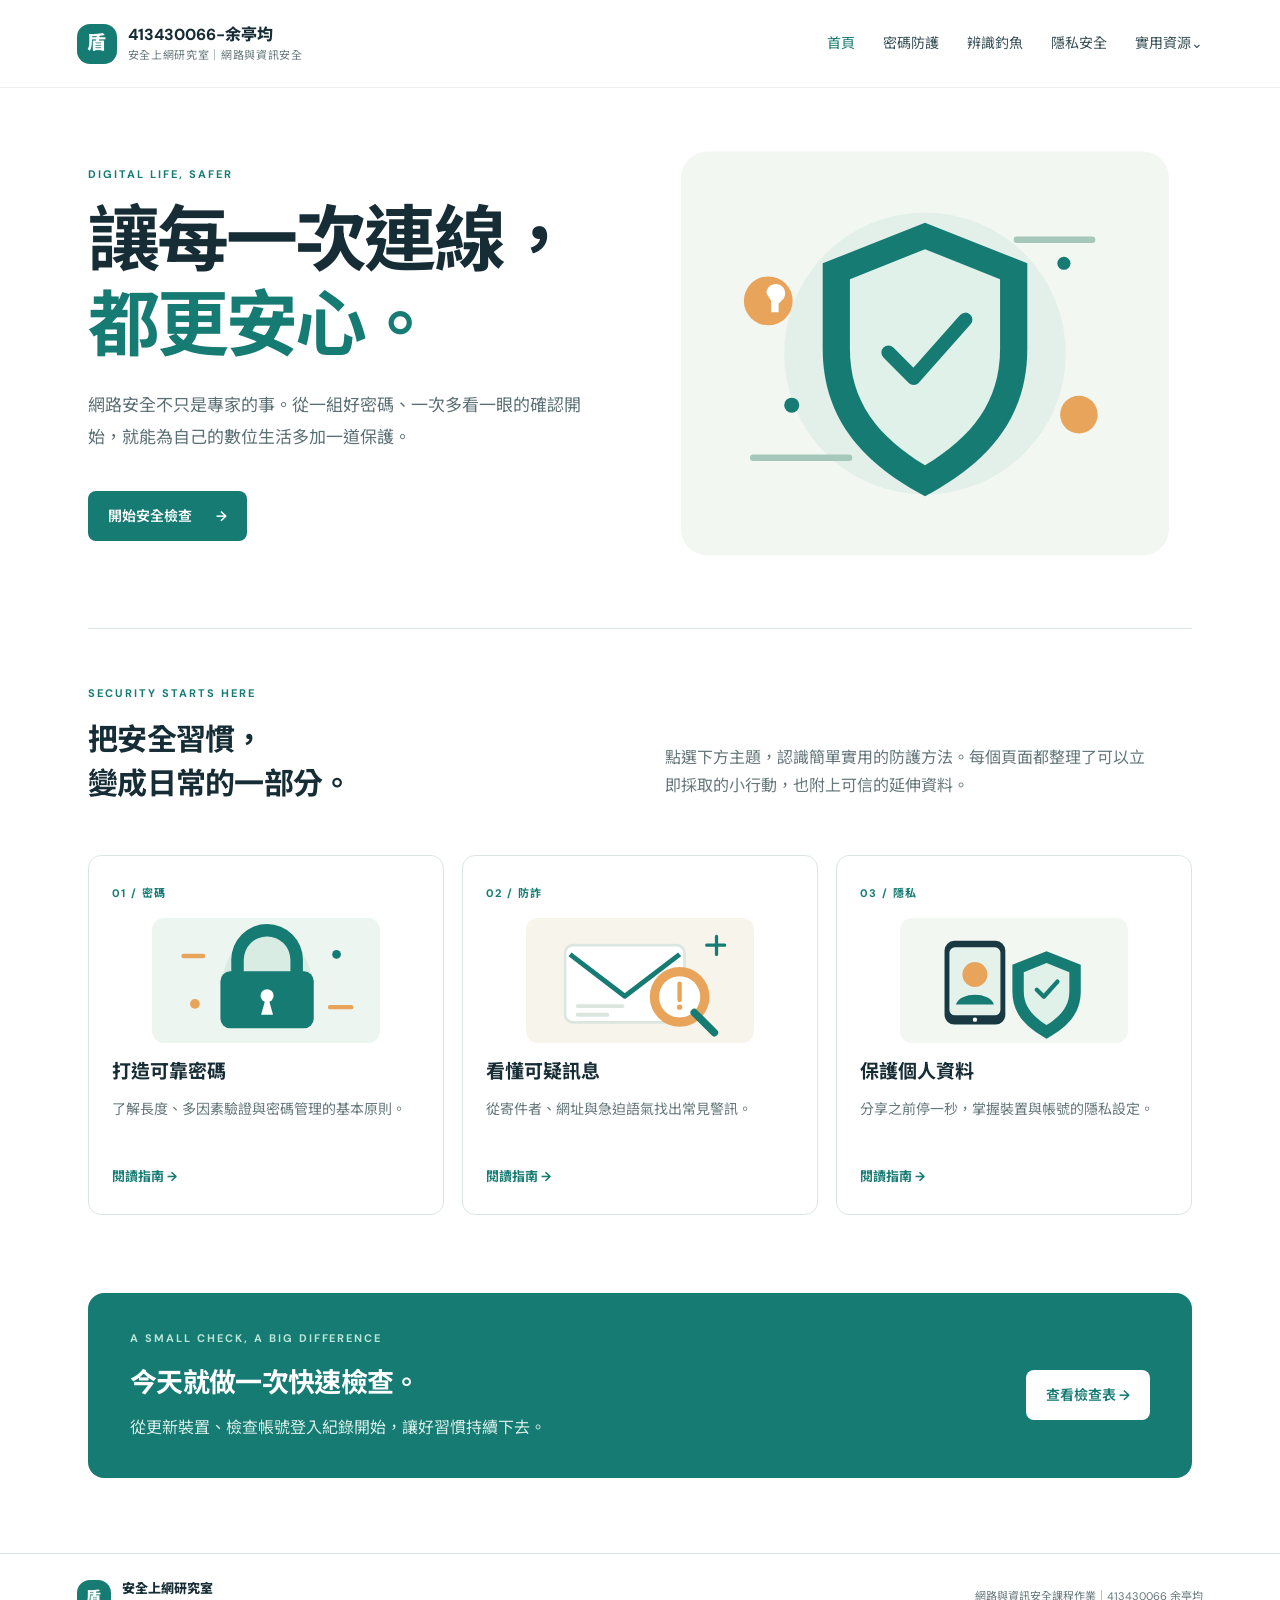
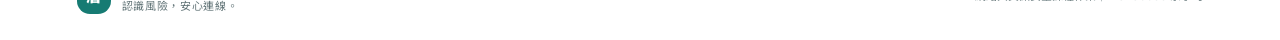
<file: index.html>
<!doctype html>
<html lang="zh-Hant">
<head><meta charset="utf-8"><meta name="viewport" content="width=device-width,initial-scale=1"><meta name="description" content="日常網路安全小知識：從密碼、釣魚訊息到個人資料保護。"><title>413430066-余亭均｜安全上網研究室</title><link rel="stylesheet" href="style.css"></head>
<body><header class="site-header"><a class="brand" href="index.html"><span class="brand-icon">盾</span><span>413430066-余亭均<small>安全上網研究室｜網路與資訊安全</small></span></a><nav aria-label="主要導覽"><a class="active" href="index.html">首頁</a><a href="password.html">密碼防護</a><a href="phishing.html">辨識釣魚</a><a href="privacy.html">隱私安全</a><div class="dropdown"><a href="resources.html">實用資源⌄</a><div class="dropdown-menu"><a href="checklist.html">安全檢查表</a><a href="computer-check.html">電腦安全健檢</a><a href="resources.html#links">延伸閱讀</a></div></div></nav></header>
<main><section class="hero"><div class="hero-copy"><p class="eyebrow">DIGITAL LIFE, SAFER</p><h1>讓每一次連線，<br><em>都更安心。</em></h1><p class="lead">網路安全不只是專家的事。從一組好密碼、一次多看一眼的確認開始，就能為自己的數位生活多加一道保護。</p><a class="button" href="checklist.html">開始安全檢查 <span>→</span></a></div><img class="hero-art" src="assets/shield.svg" alt="盾牌守護資料與裝置的插畫"></section>
<section class="intro"><div><p class="eyebrow">SECURITY STARTS HERE</p><h2>把安全習慣，<br>變成日常的一部分。</h2></div><p>點選下方主題，認識簡單實用的防護方法。每個頁面都整理了可以立即採取的小行動，也附上可信的延伸資料。</p></section>
<section class="card-grid"><a class="topic-card" href="password.html"><span class="card-number">01 / 密碼</span><img src="assets/password.svg" alt="密碼鎖圖示"><h3>打造可靠密碼</h3><p>了解長度、多因素驗證與密碼管理的基本原則。</p><span class="card-link">閱讀指南 →</span></a><a class="topic-card" href="phishing.html"><span class="card-number">02 / 防詐</span><img src="assets/phishing.svg" alt="辨識可疑訊息圖示"><h3>看懂可疑訊息</h3><p>從寄件者、網址與急迫語氣找出常見警訊。</p><span class="card-link">閱讀指南 →</span></a><a class="topic-card" href="privacy.html"><span class="card-number">03 / 隱私</span><img src="assets/privacy.svg" alt="個人資料保護圖示"><h3>保護個人資料</h3><p>分享之前停一秒，掌握裝置與帳號的隱私設定。</p><span class="card-link">閱讀指南 →</span></a></section>
<section class="callout"><div><p class="eyebrow">A SMALL CHECK, A BIG DIFFERENCE</p><h2>今天就做一次快速檢查。</h2><p>從更新裝置、檢查帳號登入紀錄開始，讓好習慣持續下去。</p></div><a class="button button-light" href="checklist.html">查看檢查表 →</a></section></main><footer><a class="brand footer-brand" href="index.html"><span class="brand-icon">盾</span><span>安全上網研究室<small>認識風險，安心連線。</small></span></a><span>網路與資訊安全課程作業｜413430066 余亭均</span></footer></body></html>
</file>
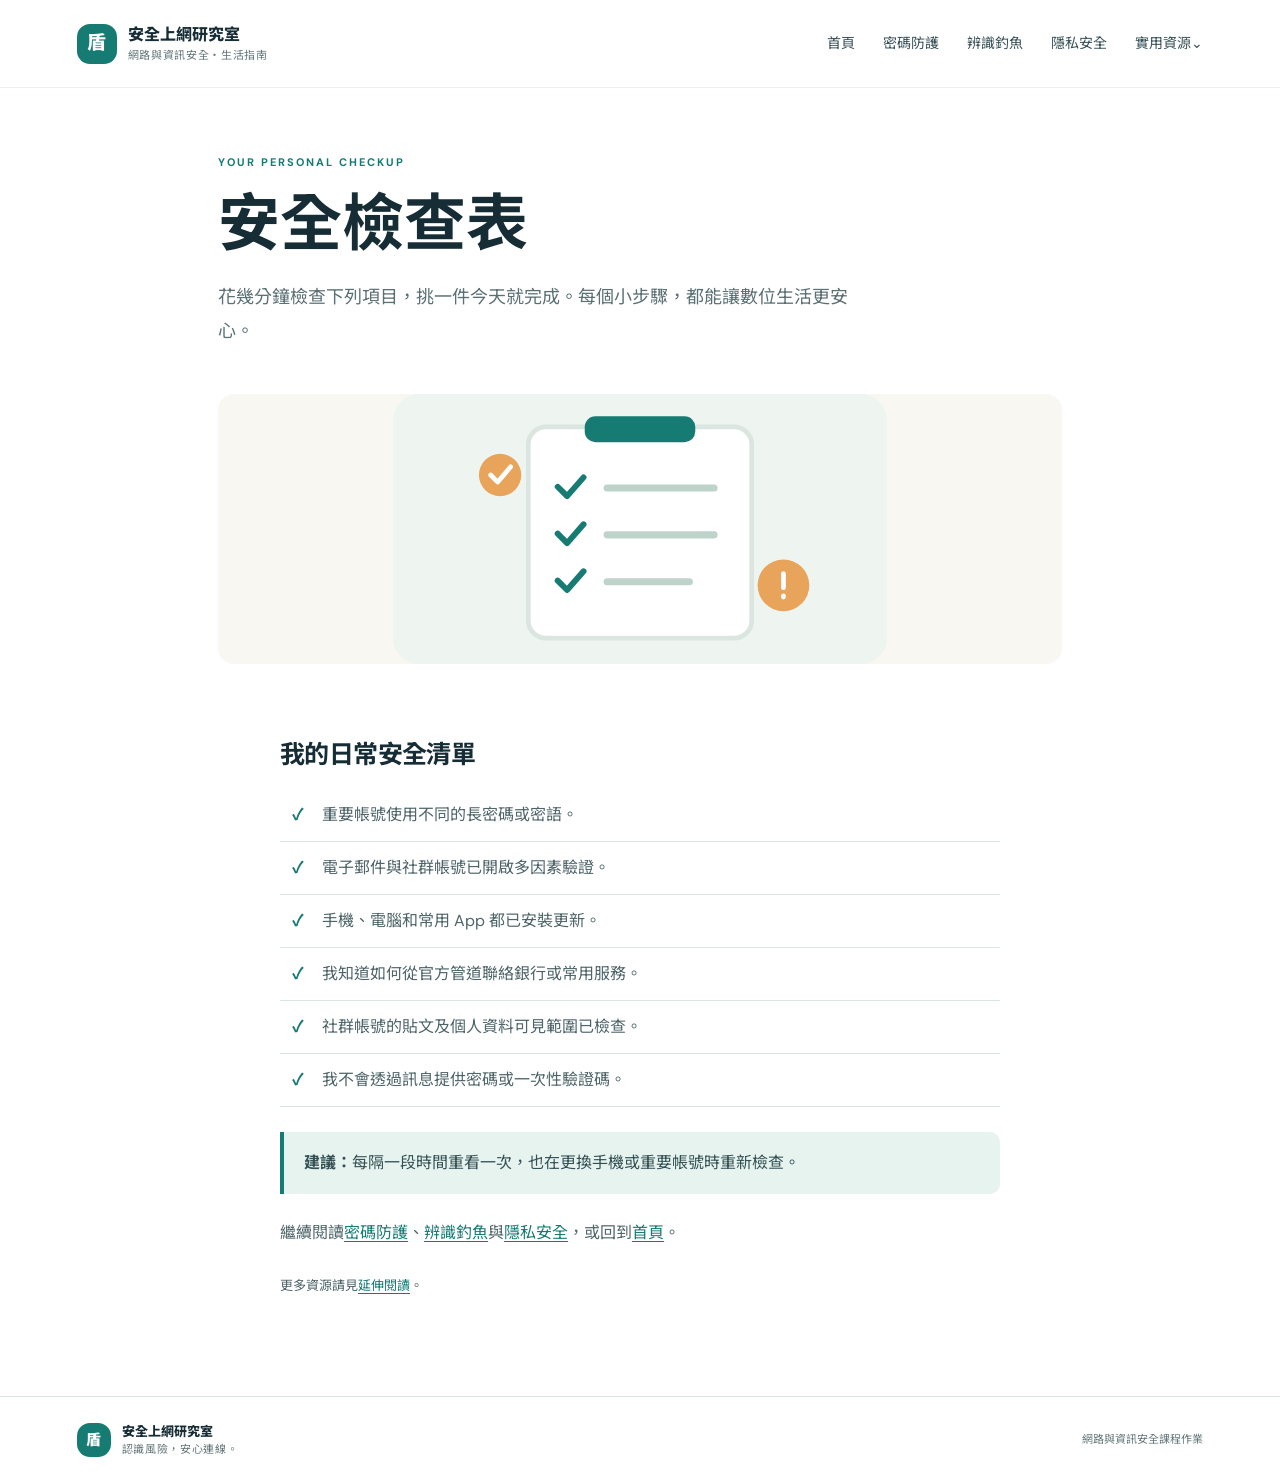
<file: checklist.html>
<!doctype html><html lang="zh-Hant"><head><meta charset="utf-8"><meta name="viewport" content="width=device-width,initial-scale=1"><title>安全檢查表｜安全上網研究室</title><link rel="stylesheet" href="style.css"></head><body><header class="site-header"><a class="brand" href="index.html"><span class="brand-icon">盾</span><span>安全上網研究室<small>網路與資訊安全・生活指南</small></span></a><nav aria-label="主要導覽"><a href="index.html">首頁</a><a href="password.html">密碼防護</a><a href="phishing.html">辨識釣魚</a><a href="privacy.html">隱私安全</a><div class="dropdown"><a href="resources.html">實用資源⌄</a><div class="dropdown-menu"><a class="active" href="checklist.html">安全檢查表</a><a href="computer-check.html">電腦安全健檢</a><a href="resources.html#links">延伸閱讀</a></div></div></nav></header><main class="article"><p class="eyebrow">YOUR PERSONAL CHECKUP</p><h1>安全檢查表</h1><p class="lead">花幾分鐘檢查下列項目，挑一件今天就完成。每個小步驟，都能讓數位生活更安心。</p><img class="article-art" src="assets/checklist.svg" alt="逐項完成安全檢查表的插畫"><div class="article-body"><h2>我的日常安全清單</h2><ul class="checklist"><li>重要帳號使用不同的長密碼或密語。</li><li>電子郵件與社群帳號已開啟多因素驗證。</li><li>手機、電腦和常用 App 都已安裝更新。</li><li>我知道如何從官方管道聯絡銀行或常用服務。</li><li>社群帳號的貼文及個人資料可見範圍已檢查。</li><li>我不會透過訊息提供密碼或一次性驗證碼。</li></ul><div class="note"><b>建議：</b>每隔一段時間重看一次，也在更換手機或重要帳號時重新檢查。</div><p>繼續閱讀<a href="password.html">密碼防護</a>、<a href="phishing.html">辨識釣魚</a>與<a href="privacy.html">隱私安全</a>，或回到<a href="index.html">首頁</a>。</p><p class="source">更多資源請見<a href="resources.html#links">延伸閱讀</a>。</p></div></main><footer><a class="brand footer-brand" href="index.html"><span class="brand-icon">盾</span><span>安全上網研究室<small>認識風險，安心連線。</small></span></a><span>網路與資訊安全課程作業</span></footer></body></html>
</file>
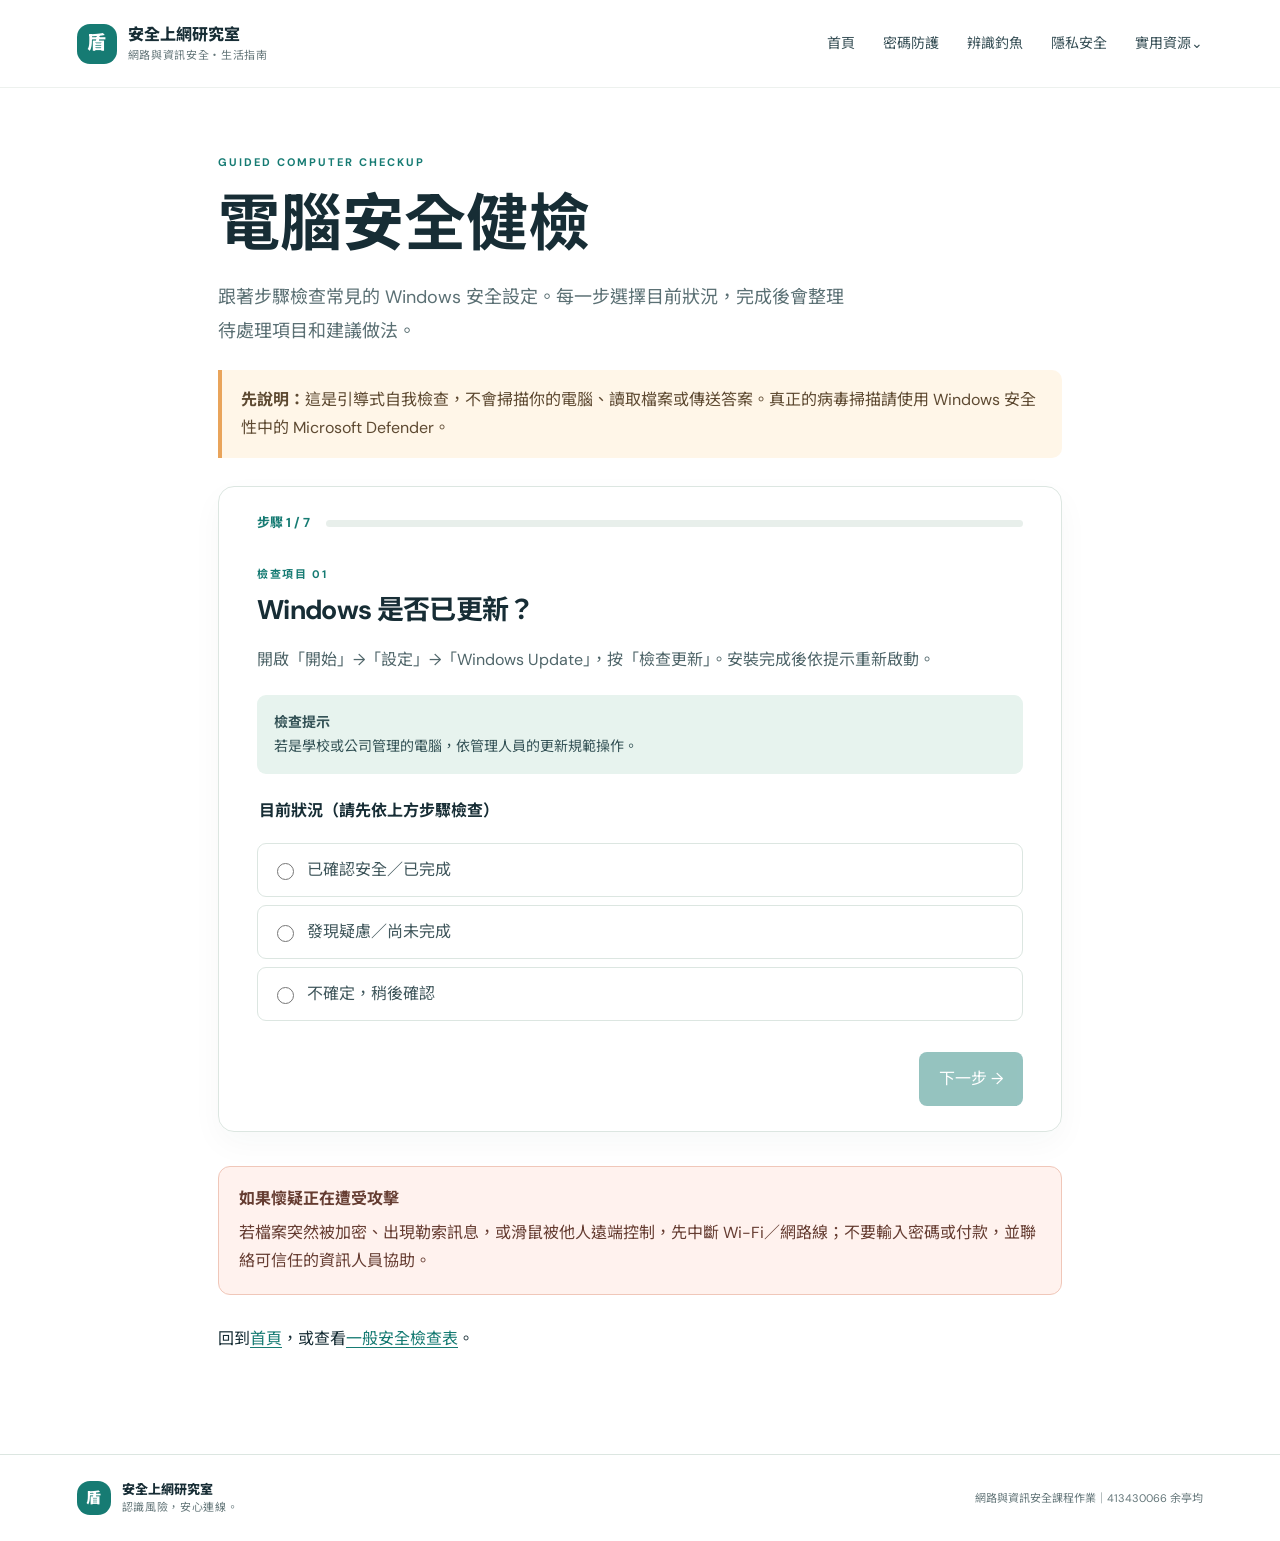
<file: computer-check.html>
<!doctype html>
<html lang="zh-Hant">
<head><meta charset="utf-8"><meta name="viewport" content="width=device-width,initial-scale=1"><meta name="description" content="逐步自我檢查 Windows 電腦安全設定，取得下一步建議。"><title>電腦安全健檢｜安全上網研究室</title><link rel="stylesheet" href="style.css"></head>
<body><header class="site-header"><a class="brand" href="index.html"><span class="brand-icon">盾</span><span>安全上網研究室<small>網路與資訊安全・生活指南</small></span></a><nav aria-label="主要導覽"><a href="index.html">首頁</a><a href="password.html">密碼防護</a><a href="phishing.html">辨識釣魚</a><a href="privacy.html">隱私安全</a><div class="dropdown"><a href="resources.html">實用資源⌄</a><div class="dropdown-menu"><a href="checklist.html">安全檢查表</a><a class="active" href="computer-check.html">電腦安全健檢</a><a href="resources.html#links">延伸閱讀</a></div></div></nav></header>
<main class="article check-page"><p class="eyebrow">GUIDED COMPUTER CHECKUP</p><h1>電腦安全健檢</h1><p class="lead">跟著步驟檢查常見的 Windows 安全設定。每一步選擇目前狀況，完成後會整理待處理項目和建議做法。</p>
<div class="privacy-note"><b>先說明：</b>這是引導式自我檢查，不會掃描你的電腦、讀取檔案或傳送答案。真正的病毒掃描請使用 Windows 安全性中的 Microsoft Defender。</div>
<section class="wizard" aria-live="polite"><div class="wizard-top"><span id="step-count">步驟 1 / 7</span><div class="progress-track"><div id="progress-fill"></div></div></div><div id="wizard-content"></div><div class="wizard-controls"><button id="back-button" class="secondary-button" type="button">← 上一步</button><button id="next-button" class="button" type="button">下一步 →</button></div></section>
<div class="emergency"><b>如果懷疑正在遭受攻擊</b><p>若檔案突然被加密、出現勒索訊息，或滑鼠被他人遠端控制，先中斷 Wi-Fi／網路線；不要輸入密碼或付款，並聯絡可信任的資訊人員協助。</p></div>
<p class="back-link">回到<a href="index.html">首頁</a>，或查看<a href="checklist.html">一般安全檢查表</a>。</p></main>
<footer><a class="brand footer-brand" href="index.html"><span class="brand-icon">盾</span><span>安全上網研究室<small>認識風險，安心連線。</small></span></a><span>網路與資訊安全課程作業｜413430066 余亭均</span></footer>
<script>
const checks=[
 {title:'Windows 是否已更新？',detail:'開啟「開始」→「設定」→「Windows Update」，按「檢查更新」。安裝完成後依提示重新啟動。',tip:'若是學校或公司管理的電腦，依管理人員的更新規範操作。'},
 {title:'Microsoft Defender 是否完成掃描？',detail:'在開始功能表搜尋並開啟「Windows 安全性」→「病毒與威脅防護」→「快速掃描」。若發現威脅，依 Windows 安全性提供的隔離或移除指示處理。',tip:'不要因陌生彈出視窗而下載「清毒工具」；請從 Windows 內建的 Windows 安全性開啟掃描。'},
 {title:'防火牆是否開啟？',detail:'開啟「Windows 安全性」→「防火牆與網路保護」，檢查目前使用中的網路設定檔是否顯示防火牆已開啟。',tip:'若裝置由學校或公司管理，或不確定設定用途，先詢問管理人員，不要關閉防火牆。'},
 {title:'瀏覽器是否有不認識的擴充功能？',detail:'在 Chrome 或 Edge 的「擴充功能」管理頁查看已安裝項目。檢查是否有你不記得安裝、名稱可疑，或要求不合理權限的項目。',tip:'先確認用途與來源；不要因為不熟悉就刪除工作或學校要求的擴充功能。'},
 {title:'是否看到可疑程式或異常彈窗？',detail:'回想最近是否出現大量廣告、首頁或搜尋引擎被改、程式自行安裝，或電腦明顯變慢。可在「設定」→「應用程式」→「已安裝的應用程式」檢視近期項目。',tip:'不要手動刪除 Windows 系統資料夾中的檔案。若發現不認識的程式，先記下名稱，再用 Defender 掃描或找可信任的資訊人員確認。'},
 {title:'重要帳號有沒有異常登入？',detail:'從官方網站或 App 檢查電子郵件、社群與常用服務的登入活動，以及安全通知。不要點通知訊息內的登入連結，請自行開啟官方服務。',tip:'若發現異常，使用可信任且乾淨的裝置更改密碼、登出其他工作階段並開啟多因素驗證。'},
 {title:'重要檔案有備份嗎？',detail:'確認重要照片、作業與文件有備份到可信任的雲端或外接硬碟。完成備份後，確認檔案可以開啟。',tip:'外接硬碟備份完成後可安全退出並拔除，避免它一直連著電腦。'}
];
const answers=Array(checks.length).fill('');let step=0;
const content=document.getElementById('wizard-content'),count=document.getElementById('step-count'),fill=document.getElementById('progress-fill'),back=document.getElementById('back-button'),next=document.getElementById('next-button');
function render(){count.textContent=step<checks.length?`步驟 ${step+1} / ${checks.length}`:'檢查結果';fill.style.width=`${Math.min(step,checks.length)/checks.length*100}%`;back.style.visibility=step===0?'hidden':'visible';next.textContent=step===checks.length?'重新檢查 ↻':'下一步 →';
 if(step<checks.length){const c=checks[step];content.innerHTML=`<p class="step-kicker">檢查項目 ${String(step+1).padStart(2,'0')}</p><h2>${c.title}</h2><p class="step-detail">${c.detail}</p><div class="tip-box"><b>檢查提示</b><br>${c.tip}</div><fieldset class="answer-options"><legend>目前狀況（請先依上方步驟檢查）</legend><label><input type="radio" name="answer" value="ok" ${answers[step]==='ok'?'checked':''}> 已確認安全／已完成</label><label><input type="radio" name="answer" value="issue" ${answers[step]==='issue'?'checked':''}> 發現疑慮／尚未完成</label><label><input type="radio" name="answer" value="unsure" ${answers[step]==='unsure'?'checked':''}> 不確定，稍後確認</label></fieldset>`;
 content.querySelectorAll('input').forEach(el=>el.addEventListener('change',()=>{answers[step]=el.value;next.disabled=false;}));next.disabled=!answers[step];
 }else{const pending=answers.map((a,i)=>({a,i})).filter(x=>x.a!=='ok');content.innerHTML=`<p class="step-kicker">自我檢查摘要</p><h2>${pending.length?'有項目需要後續處理':'太好了，這次都已確認'}</h2><p class="step-detail">${pending.length?`有 ${pending.length} 個項目標記為「發現疑慮／尚未完成」或「不確定」。請按清單逐項確認；本結果依你的選擇產生，並非電腦掃描報告。`:'你已將七個項目都標記為已確認安全／已完成。仍建議保持系統更新並定期掃描。'}</p>${pending.length?`<ul class="result-list">${pending.map(({a,i})=>`<li><b>${checks[i].title}</b><br>${a==='issue'?'建議依照該步驟的提示完成處理；若不確定，可找可信任的資訊人員協助。':'建議回到該步驟實際檢查，再決定是否需要處理。'} <button type="button" class="review-step" data-step="${i}">回到此步驟</button></li>`).join('')}</ul>`:''}<div class="note"><b>結果僅供自我檢查</b><br>此頁不會連線掃描或判定電腦是否感染病毒。如有持續異常，請使用 Windows 安全性完整掃描，或聯絡可信任的技術支援。</div>`;content.querySelectorAll('.review-step').forEach(b=>b.addEventListener('click',()=>{step=Number(b.dataset.step);render();}));next.disabled=false;}
}
back.addEventListener('click',()=>{if(step>0){step--;render();}});next.addEventListener('click',()=>{if(step===checks.length){answers.fill('');step=0;}else if(answers[step])step++;render();});render();
</script></body></html>
</file>
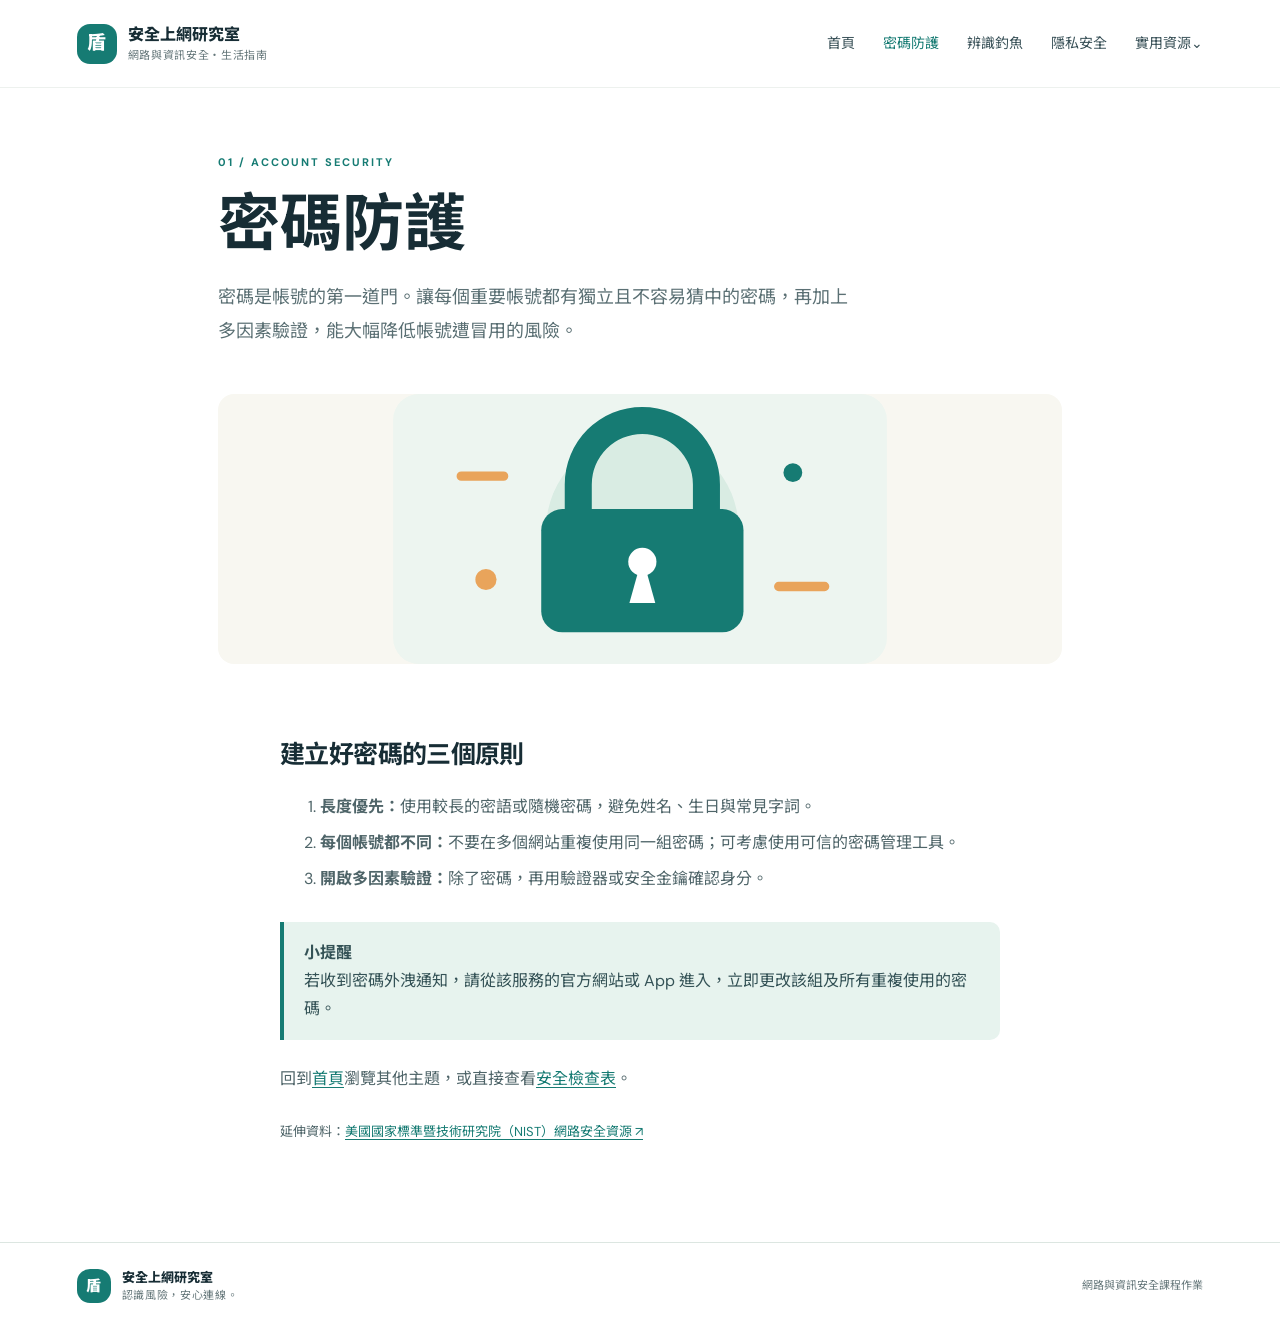
<file: password.html>
<!doctype html><html lang="zh-Hant"><head><meta charset="utf-8"><meta name="viewport" content="width=device-width,initial-scale=1"><title>密碼防護｜安全上網研究室</title><link rel="stylesheet" href="style.css"></head><body><header class="site-header"><a class="brand" href="index.html"><span class="brand-icon">盾</span><span>安全上網研究室<small>網路與資訊安全・生活指南</small></span></a><nav aria-label="主要導覽"><a href="index.html">首頁</a><a class="active" href="password.html">密碼防護</a><a href="phishing.html">辨識釣魚</a><a href="privacy.html">隱私安全</a><div class="dropdown"><a href="resources.html">實用資源⌄</a><div class="dropdown-menu"><a href="checklist.html">安全檢查表</a><a href="computer-check.html">電腦安全健檢</a><a href="resources.html#links">延伸閱讀</a></div></div></nav></header><main class="article"><p class="eyebrow">01 / ACCOUNT SECURITY</p><h1>密碼防護</h1><p class="lead">密碼是帳號的第一道門。讓每個重要帳號都有獨立且不容易猜中的密碼，再加上多因素驗證，能大幅降低帳號遭冒用的風險。</p><img class="article-art" src="assets/password.svg" alt="密碼鎖與鑰匙插畫"><div class="article-body"><h2>建立好密碼的三個原則</h2><ol><li><b>長度優先：</b>使用較長的密語或隨機密碼，避免姓名、生日與常見字詞。</li><li><b>每個帳號都不同：</b>不要在多個網站重複使用同一組密碼；可考慮使用可信的密碼管理工具。</li><li><b>開啟多因素驗證：</b>除了密碼，再用驗證器或安全金鑰確認身分。</li></ol><div class="note"><b>小提醒</b><br>若收到密碼外洩通知，請從該服務的官方網站或 App 進入，立即更改該組及所有重複使用的密碼。</div><p>回到<a href="index.html">首頁</a>瀏覽其他主題，或直接查看<a href="checklist.html">安全檢查表</a>。</p><p class="source">延伸資料：<a href="https://www.nist.gov/cybersecurity" target="_blank" rel="noopener noreferrer">美國國家標準暨技術研究院（NIST）網路安全資源 ↗</a></p></div></main><footer><a class="brand footer-brand" href="index.html"><span class="brand-icon">盾</span><span>安全上網研究室<small>認識風險，安心連線。</small></span></a><span>網路與資訊安全課程作業</span></footer></body></html>
</file>
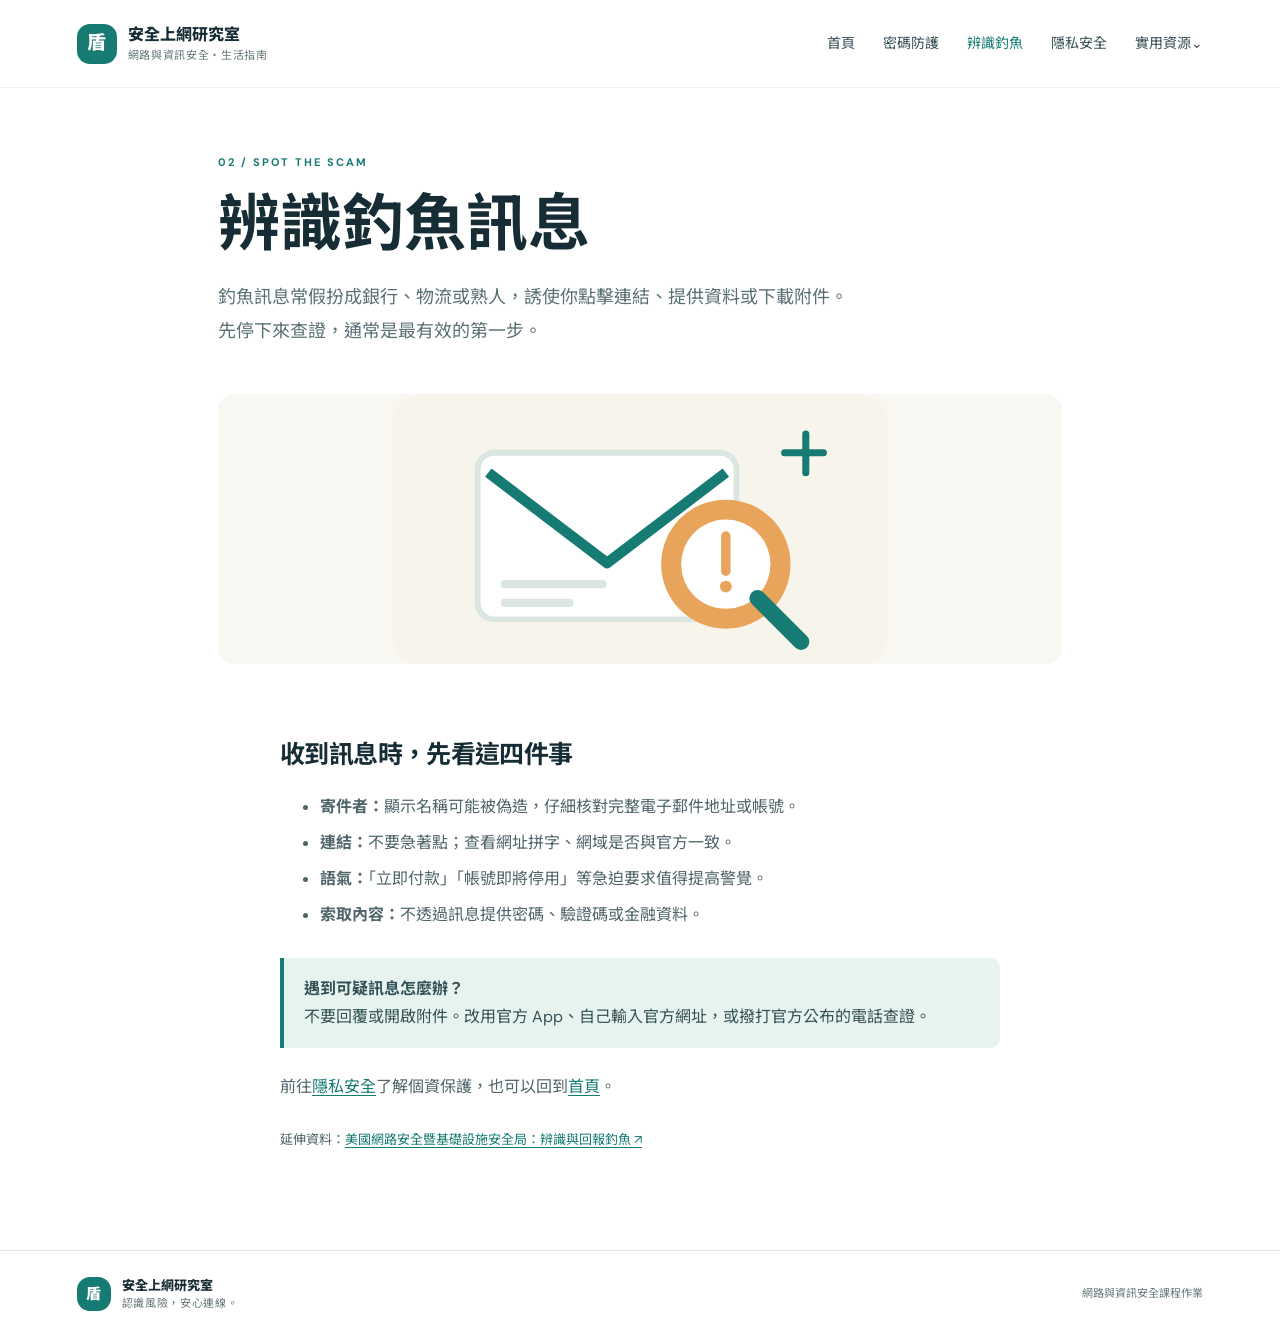
<file: phishing.html>
<!doctype html><html lang="zh-Hant"><head><meta charset="utf-8"><meta name="viewport" content="width=device-width,initial-scale=1"><title>辨識釣魚｜安全上網研究室</title><link rel="stylesheet" href="style.css"></head><body><header class="site-header"><a class="brand" href="index.html"><span class="brand-icon">盾</span><span>安全上網研究室<small>網路與資訊安全・生活指南</small></span></a><nav aria-label="主要導覽"><a href="index.html">首頁</a><a href="password.html">密碼防護</a><a class="active" href="phishing.html">辨識釣魚</a><a href="privacy.html">隱私安全</a><div class="dropdown"><a href="resources.html">實用資源⌄</a><div class="dropdown-menu"><a href="checklist.html">安全檢查表</a><a href="computer-check.html">電腦安全健檢</a><a href="resources.html#links">延伸閱讀</a></div></div></nav></header><main class="article"><p class="eyebrow">02 / SPOT THE SCAM</p><h1>辨識釣魚訊息</h1><p class="lead">釣魚訊息常假扮成銀行、物流或熟人，誘使你點擊連結、提供資料或下載附件。先停下來查證，通常是最有效的第一步。</p><img class="article-art" src="assets/phishing.svg" alt="放大鏡檢查可疑電子郵件插畫"><div class="article-body"><h2>收到訊息時，先看這四件事</h2><ul><li><b>寄件者：</b>顯示名稱可能被偽造，仔細核對完整電子郵件地址或帳號。</li><li><b>連結：</b>不要急著點；查看網址拼字、網域是否與官方一致。</li><li><b>語氣：</b>「立即付款」「帳號即將停用」等急迫要求值得提高警覺。</li><li><b>索取內容：</b>不透過訊息提供密碼、驗證碼或金融資料。</li></ul><div class="note"><b>遇到可疑訊息怎麼辦？</b><br>不要回覆或開啟附件。改用官方 App、自己輸入官方網址，或撥打官方公布的電話查證。</div><p>前往<a href="privacy.html">隱私安全</a>了解個資保護，也可以回到<a href="index.html">首頁</a>。</p><p class="source">延伸資料：<a href="https://www.cisa.gov/secure-our-world/recognize-and-report-phishing" target="_blank" rel="noopener noreferrer">美國網路安全暨基礎設施安全局：辨識與回報釣魚 ↗</a></p></div></main><footer><a class="brand footer-brand" href="index.html"><span class="brand-icon">盾</span><span>安全上網研究室<small>認識風險，安心連線。</small></span></a><span>網路與資訊安全課程作業</span></footer></body></html>
</file>
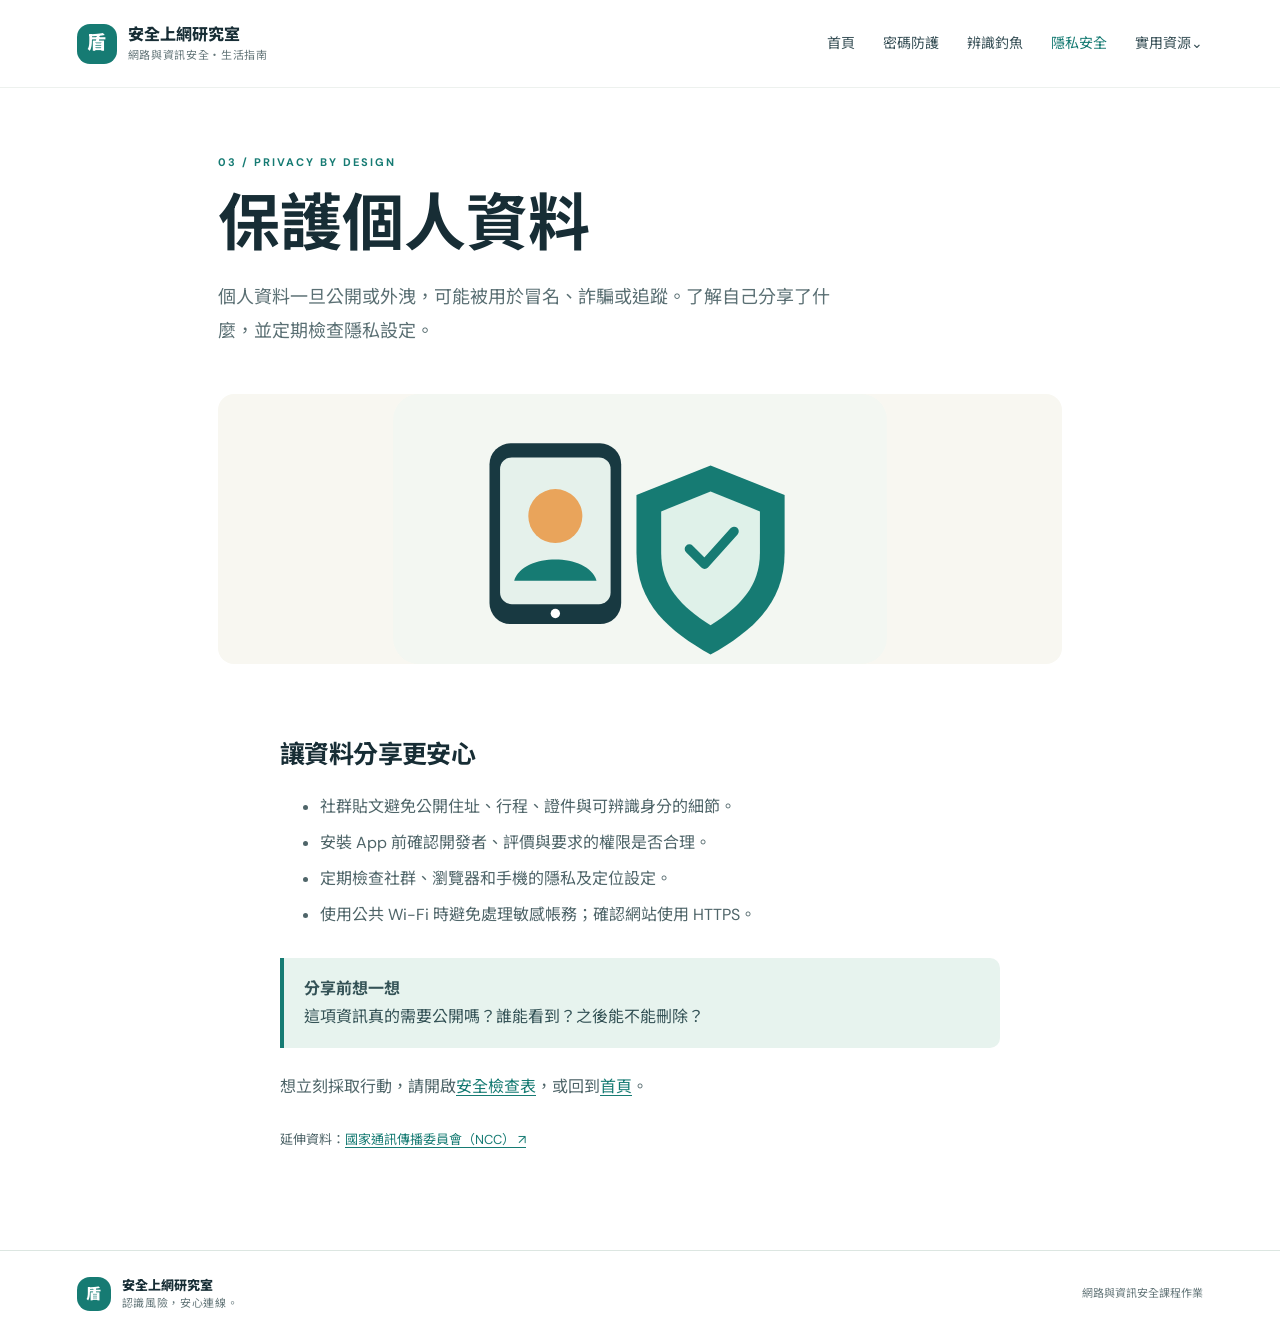
<file: privacy.html>
<!doctype html><html lang="zh-Hant"><head><meta charset="utf-8"><meta name="viewport" content="width=device-width,initial-scale=1"><title>隱私安全｜安全上網研究室</title><link rel="stylesheet" href="style.css"></head><body><header class="site-header"><a class="brand" href="index.html"><span class="brand-icon">盾</span><span>安全上網研究室<small>網路與資訊安全・生活指南</small></span></a><nav aria-label="主要導覽"><a href="index.html">首頁</a><a href="password.html">密碼防護</a><a href="phishing.html">辨識釣魚</a><a class="active" href="privacy.html">隱私安全</a><div class="dropdown"><a href="resources.html">實用資源⌄</a><div class="dropdown-menu"><a href="checklist.html">安全檢查表</a><a href="computer-check.html">電腦安全健檢</a><a href="resources.html#links">延伸閱讀</a></div></div></nav></header><main class="article"><p class="eyebrow">03 / PRIVACY BY DESIGN</p><h1>保護個人資料</h1><p class="lead">個人資料一旦公開或外洩，可能被用於冒名、詐騙或追蹤。了解自己分享了什麼，並定期檢查隱私設定。</p><img class="article-art" src="assets/privacy.svg" alt="以盾牌保護個人資料插畫"><div class="article-body"><h2>讓資料分享更安心</h2><ul><li>社群貼文避免公開住址、行程、證件與可辨識身分的細節。</li><li>安裝 App 前確認開發者、評價與要求的權限是否合理。</li><li>定期檢查社群、瀏覽器和手機的隱私及定位設定。</li><li>使用公共 Wi-Fi 時避免處理敏感帳務；確認網站使用 HTTPS。</li></ul><div class="note"><b>分享前想一想</b><br>這項資訊真的需要公開嗎？誰能看到？之後能不能刪除？</div><p>想立刻採取行動，請開啟<a href="checklist.html">安全檢查表</a>，或回到<a href="index.html">首頁</a>。</p><p class="source">延伸資料：<a href="https://www.ncc.gov.tw/" target="_blank" rel="noopener noreferrer">國家通訊傳播委員會（NCC） ↗</a></p></div></main><footer><a class="brand footer-brand" href="index.html"><span class="brand-icon">盾</span><span>安全上網研究室<small>認識風險，安心連線。</small></span></a><span>網路與資訊安全課程作業</span></footer></body></html>
</file>
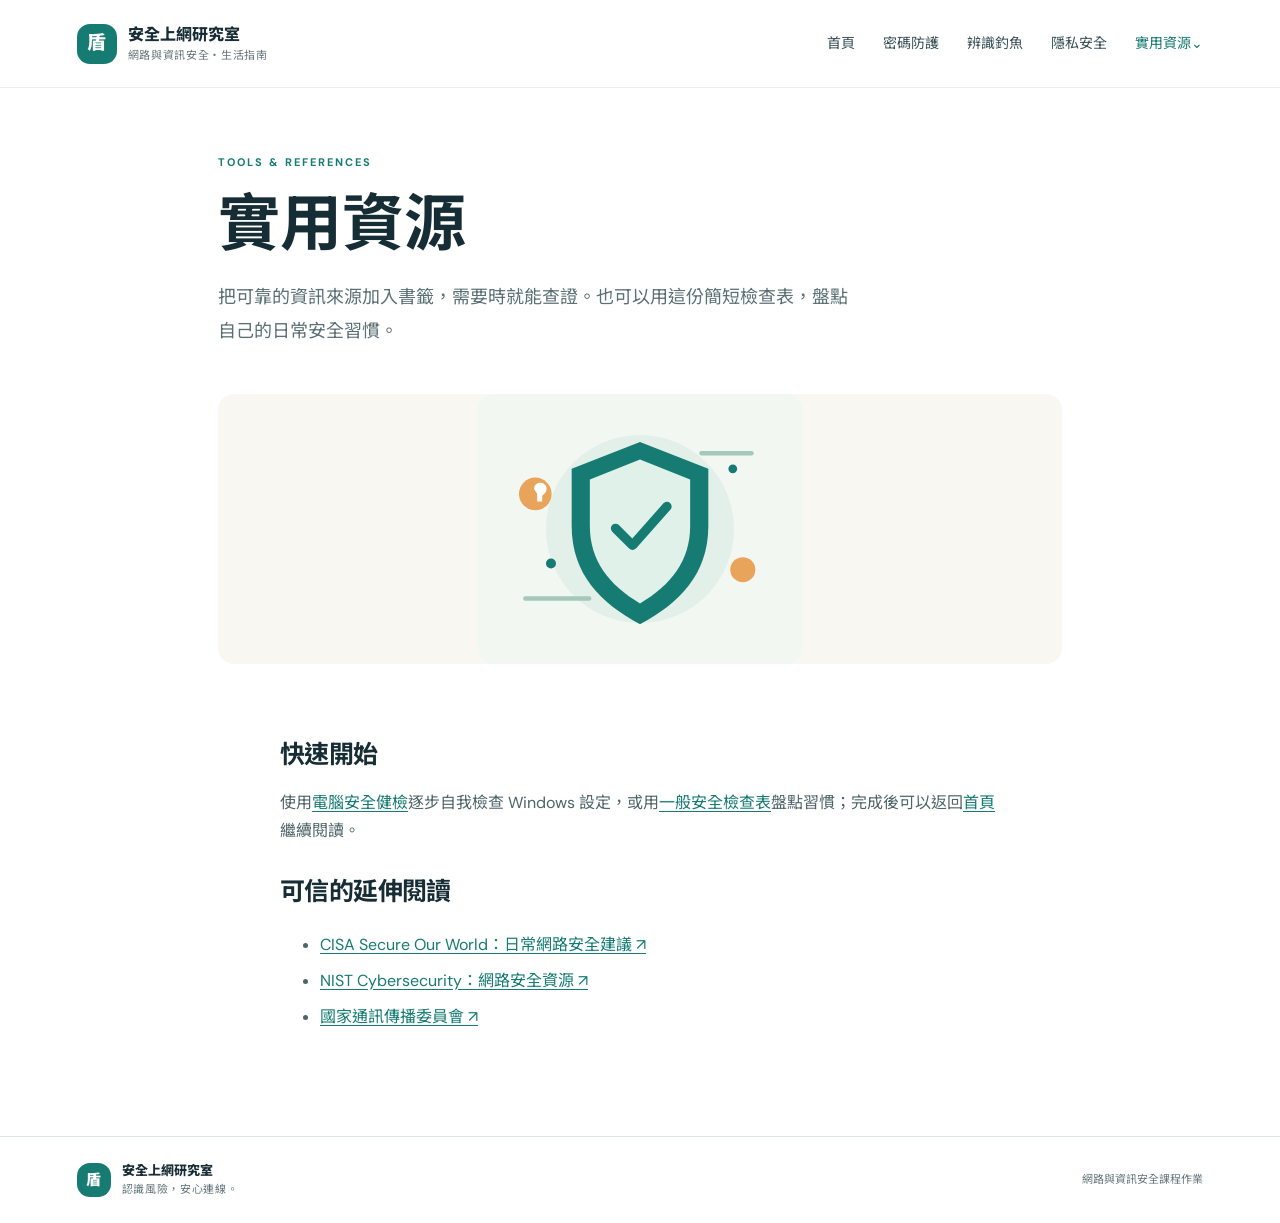
<file: resources.html>
<!doctype html><html lang="zh-Hant"><head><meta charset="utf-8"><meta name="viewport" content="width=device-width,initial-scale=1"><title>實用資源｜安全上網研究室</title><link rel="stylesheet" href="style.css"></head><body><header class="site-header"><a class="brand" href="index.html"><span class="brand-icon">盾</span><span>安全上網研究室<small>網路與資訊安全・生活指南</small></span></a><nav aria-label="主要導覽"><a href="index.html">首頁</a><a href="password.html">密碼防護</a><a href="phishing.html">辨識釣魚</a><a href="privacy.html">隱私安全</a><div class="dropdown"><a class="active" href="resources.html">實用資源⌄</a><div class="dropdown-menu"><a href="checklist.html">安全檢查表</a><a href="computer-check.html">電腦安全健檢</a><a href="resources.html#links">延伸閱讀</a></div></div></nav></header><main class="article"><p class="eyebrow">TOOLS & REFERENCES</p><h1>實用資源</h1><p class="lead">把可靠的資訊來源加入書籤，需要時就能查證。也可以用這份簡短檢查表，盤點自己的日常安全習慣。</p><img class="article-art" src="assets/shield.svg" alt="數位安全資源插畫"><div class="article-body"><h2>快速開始</h2><p>使用<a href="computer-check.html">電腦安全健檢</a>逐步自我檢查 Windows 設定，或用<a href="checklist.html">一般安全檢查表</a>盤點習慣；完成後可以返回<a href="index.html">首頁</a>繼續閱讀。</p><h2 id="links">可信的延伸閱讀</h2><ul><li><a href="https://www.cisa.gov/secure-our-world" target="_blank" rel="noopener noreferrer">CISA Secure Our World：日常網路安全建議 ↗</a></li><li><a href="https://www.nist.gov/cybersecurity" target="_blank" rel="noopener noreferrer">NIST Cybersecurity：網路安全資源 ↗</a></li><li><a href="https://www.ncc.gov.tw/" target="_blank" rel="noopener noreferrer">國家通訊傳播委員會 ↗</a></li></ul></div></main><footer><a class="brand footer-brand" href="index.html"><span class="brand-icon">盾</span><span>安全上網研究室<small>認識風險，安心連線。</small></span></a><span>網路與資訊安全課程作業</span></footer></body></html>
</file>
<file: style.css>
@import url('https://fonts.googleapis.com/css2?family=DM+Sans:wght@400;500;600;700&family=Noto+Sans+TC:wght@400;500;600;700;800&display=swap');
:root{--ink:#172d35;--muted:#65777a;--teal:#167b73;--mint:#e7f3ee;--cream:#f8f7f1;--line:#dce6e1;--orange:#e9a45b}*{box-sizing:border-box}body{margin:0;background:#fff;color:var(--ink);font-family:'DM Sans','Noto Sans TC',sans-serif;line-height:1.75}.site-header{height:auto;min-height:88px;padding:16px max(6vw,24px);display:flex;align-items:center;justify-content:space-between;gap:28px;border-bottom:1px solid #edf1ee;background:#fff;position:relative;z-index:2}.brand{display:flex;align-items:center;gap:11px;text-decoration:none;color:var(--ink);font-weight:800;line-height:1.2;white-space:nowrap}.brand small{display:block;color:var(--muted);font-weight:400;font-size:11px;letter-spacing:.06em;margin-top:4px}.brand-icon{display:grid;place-items:center;width:40px;height:40px;background:var(--teal);color:#fff;border-radius:13px;font-size:19px}nav{display:flex;align-items:center;gap:clamp(12px,2.2vw,32px)}nav>a,.dropdown>a{color:#385057;text-decoration:none;font-size:14px;padding:9px 0}nav a:hover,nav a.active{color:var(--teal)}.dropdown{position:relative}.dropdown>a{display:block}.dropdown-menu{display:none;position:absolute;top:100%;right:0;min-width:155px;padding:8px;background:white;border:1px solid var(--line);border-radius:12px;box-shadow:0 12px 28px #183b3020}.dropdown:hover .dropdown-menu,.dropdown:focus-within .dropdown-menu{display:grid}.dropdown-menu a{padding:8px 10px;color:var(--ink);text-decoration:none;font-size:14px;border-radius:7px}.dropdown-menu a:hover{background:var(--mint)}main{max-width:1160px;margin:auto;padding:0 28px}.hero{min-height:540px;display:grid;grid-template-columns:1fr 1fr;align-items:center;gap:36px;padding:60px 0 70px}.hero-copy{max-width:500px}.eyebrow{font-size:11px;letter-spacing:.18em;font-weight:700;color:var(--teal);margin:0 0 15px}.hero h1{font-size:clamp(43px,6vw,72px);line-height:1.18;letter-spacing:-.04em;margin:0 0 20px}.hero h1 em{font-style:normal;color:var(--teal)}.lead{color:#5b7074;font-size:17px;line-height:1.9;max-width:630px}.button{display:inline-flex;gap:24px;align-items:center;margin-top:20px;background:var(--teal);color:#fff;text-decoration:none;padding:13px 20px;border-radius:8px;font-size:14px;font-weight:600}.button:hover{background:#0e645e}.hero-art{width:100%;max-height:405px;object-fit:contain}.intro{display:grid;grid-template-columns:1fr 1fr;gap:50px;align-items:end;padding:55px 0 28px;border-top:1px solid var(--line)}h2{font-size:30px;line-height:1.45;margin:0 0 12px;letter-spacing:-.025em}.intro h2{margin:0}.intro>p{color:var(--muted);margin:0 0 5px;max-width:490px}.card-grid{display:grid;grid-template-columns:repeat(3,1fr);gap:18px;padding:22px 0 78px}.topic-card{display:block;padding:22px 23px 24px;border:1px solid var(--line);border-radius:13px;text-decoration:none;color:var(--ink);transition:transform .2s,box-shadow .2s}.topic-card:hover{transform:translateY(-4px);box-shadow:0 16px 30px #163e3210}.card-number{font-size:11px;color:var(--teal);letter-spacing:.12em;font-weight:700}.topic-card img{display:block;width:100%;height:125px;object-fit:contain;margin:12px 0}.topic-card h3{font-size:19px;margin:8px 0}.topic-card p{font-size:14px;color:var(--muted);min-height:50px;margin:0 0 15px}.card-link{color:var(--teal);font-size:13px;font-weight:700}.callout{display:flex;justify-content:space-between;align-items:center;gap:24px;background:var(--teal);color:white;border-radius:16px;padding:36px 42px;margin-bottom:75px}.callout .eyebrow{color:#b9e5d8}.callout h2{font-size:27px}.callout p:last-child{margin:5px 0 0;color:#d6eee8}.button-light{background:white;color:var(--teal);white-space:nowrap}.button-light:hover{background:#e9f5f0}footer{border-top:1px solid var(--line);padding:26px max(6vw,24px);display:flex;align-items:center;justify-content:space-between;gap:20px;color:var(--muted);font-size:11px}.footer-brand{font-size:13px}.footer-brand .brand-icon{width:34px;height:34px;font-size:15px}.article{padding-top:65px;padding-bottom:85px;max-width:900px}.article h1{font-size:clamp(40px,6vw,62px);line-height:1.2;margin:0 0 16px}.article>.lead{font-size:18px}.article-art{width:100%;height:270px;object-fit:contain;background:var(--cream);border-radius:16px;margin:28px 0 35px}.article-body{max-width:720px;margin:auto}.article-body h2{font-size:25px;margin:29px 0 12px}.article-body p,.article-body li{color:#4f6569}.article-body li{padding:4px 0}.article-body a{color:var(--teal);text-underline-offset:3px}.note{background:var(--mint);border-left:4px solid var(--teal);padding:17px 20px;margin:25px 0;border-radius:0 10px 10px 0;color:#345256}.source{font-size:13px;margin-top:28px}.checklist{list-style:none;padding:0}.checklist li{padding:12px 12px 12px 42px;border-bottom:1px solid var(--line);position:relative}.checklist li:before{content:'✓';position:absolute;left:12px;color:var(--teal);font-weight:800}
@media(max-width:820px){.site-header{align-items:flex-start;flex-direction:column;padding:14px 22px;gap:10px}nav{width:100%;gap:18px;overflow:visible;flex-wrap:wrap}.hero{min-height:0;padding:50px 0;grid-template-columns:1fr 0.8fr;gap:10px}.hero-art{max-height:300px}.card-grid{gap:12px}.topic-card{padding:16px}.intro{gap:25px}}@media(max-width:600px){main{padding:0 20px}.brand{font-size:14px}.brand-icon{width:36px;height:36px}nav{gap:8px 17px}nav>a,.dropdown>a{font-size:12px}.dropdown-menu{right:auto;left:0}.hero{grid-template-columns:1fr;padding:44px 0 48px}.hero-art{grid-row:1;max-height:225px}.hero-copy{grid-row:2}.hero h1{font-size:48px}.intro{grid-template-columns:1fr;gap:12px;padding:36px 0 18px}.intro h2{font-size:26px}.card-grid{grid-template-columns:1fr;padding-bottom:45px}.topic-card{display:grid;grid-template-columns:1fr 90px;column-gap:10px}.topic-card .card-number,.topic-card h3,.topic-card p,.topic-card .card-link{grid-column:1}.topic-card img{grid-column:2;grid-row:1/5;height:100px;margin:auto}.topic-card p{min-height:0}.callout{align-items:flex-start;flex-direction:column;padding:27px 23px;margin-bottom:45px}.callout h2{font-size:23px}footer{align-items:flex-start;flex-direction:column}.article{padding-top:42px;padding-bottom:55px}.article-art{height:200px}.article>.lead{font-size:16px}}

.privacy-note{background:#fff6e8;border-left:4px solid var(--orange);padding:16px 19px;border-radius:0 10px 10px 0;color:#5e4a32;margin:22px 0}.wizard{border:1px solid var(--line);border-radius:16px;padding:25px clamp(18px,4vw,38px);margin:28px 0 34px;box-shadow:0 12px 32px #163e3209}.wizard-top{display:flex;align-items:center;gap:16px;color:var(--teal);font-weight:700;font-size:13px}.progress-track{height:7px;background:#e8efeb;border-radius:10px;flex:1;overflow:hidden}.progress-track div{height:100%;width:14%;background:var(--teal);border-radius:10px;transition:width .2s}.step-kicker{font-size:11px;letter-spacing:.15em;color:var(--teal);font-weight:700;margin:30px 0 6px}.wizard h2{font-size:27px;margin:0 0 13px}.step-detail{color:#50666a;line-height:1.9}.tip-box{background:var(--mint);padding:15px 17px;border-radius:9px;color:#345256;font-size:14px;margin:19px 0}.answer-options{border:0;padding:0;margin:23px 0}.answer-options legend{font-weight:700;margin-bottom:10px}.answer-options label{display:flex;align-items:center;gap:10px;padding:12px 14px;border:1px solid var(--line);border-radius:9px;margin:8px 0;cursor:pointer;color:#40575c}.answer-options label:has(input:checked){border-color:var(--teal);background:#f1f8f4}.answer-options input{accent-color:var(--teal);width:17px;height:17px}.wizard-controls{display:flex;justify-content:space-between;gap:12px;margin-top:20px}.secondary-button{background:#fff;border:1px solid var(--line);border-radius:8px;padding:12px 17px;color:var(--ink);font:inherit;cursor:pointer}.wizard-controls .button{border:0;margin:0;cursor:pointer;font:inherit}.wizard-controls button:disabled{opacity:.45;cursor:not-allowed}.emergency{background:#fff2ee;border:1px solid #f0c7b9;border-radius:12px;padding:18px 20px;color:#663d32;margin:30px 0}.emergency p{margin:6px 0 0;line-height:1.8}.result-list{padding-left:20px}.result-list li{padding:13px 0;border-bottom:1px solid var(--line);color:#4f6569}.review-step{border:0;background:none;color:var(--teal);text-decoration:underline;cursor:pointer;font:inherit;font-size:13px;margin-left:5px}.back-link{margin-top:28px}.back-link a{color:var(--teal);text-underline-offset:3px}@media(max-width:600px){.wizard{padding:18px 15px}.wizard h2{font-size:23px}.wizard-controls .button,.secondary-button{padding:10px 12px;font-size:13px}}
</file>
